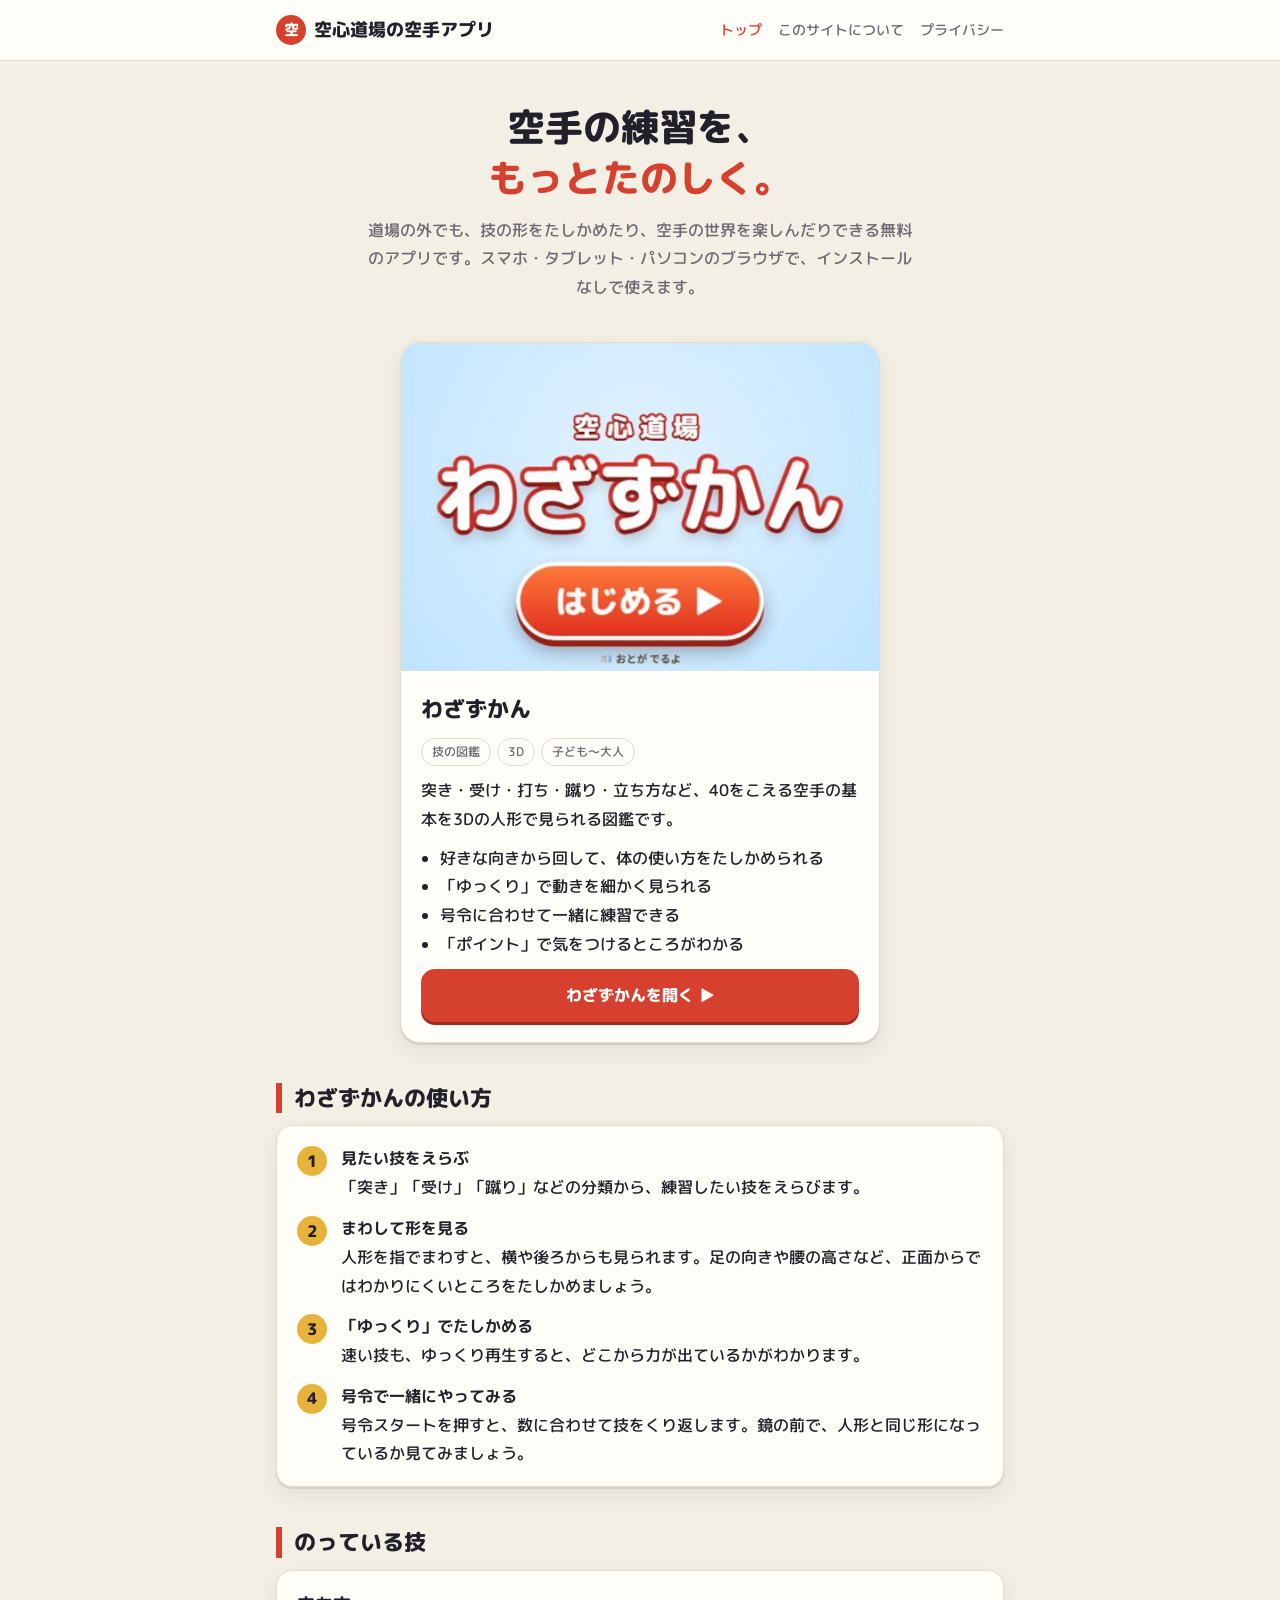
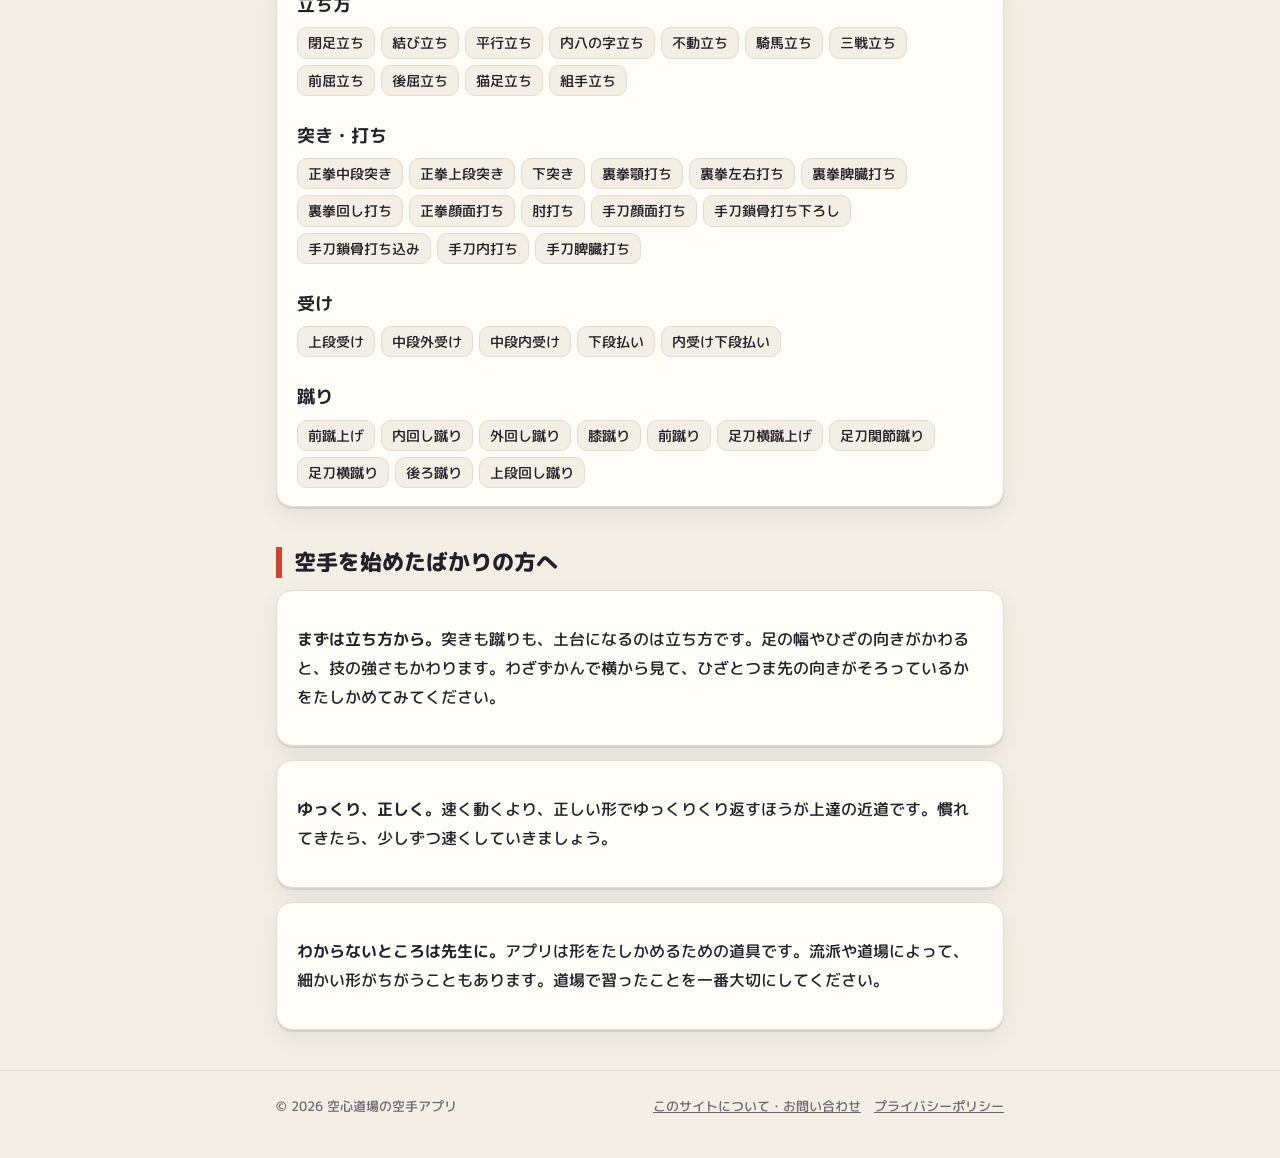
<file: index.html>
<!doctype html>
<html lang="ja">
<head>
<meta charset="utf-8">
<meta name="viewport" content="width=device-width, initial-scale=1">
<title>空心道場の空手アプリ</title>
<meta name="description" content="空手の技を3Dで見られる図鑑アプリ「わざずかん」。空手を習っている子どもから、始めたばかりの大人まで、ブラウザで無料で使えます。">
<link rel="preconnect" href="https://fonts.googleapis.com">
<link rel="preconnect" href="https://fonts.gstatic.com" crossorigin>
<link href="https://fonts.googleapis.com/css2?family=M+PLUS+Rounded+1c:wght@500;700;800&display=swap" rel="stylesheet">
<link rel="stylesheet" href="style.css">
<script async src="https://pagead2.googlesyndication.com/pagead/js/adsbygoogle.js?client=ca-pub-4100064685637487" crossorigin="anonymous"></script>
</head>
<body>
<header class="site-head">
  <div class="wrap">
    <a class="brand" href="./"><span class="mark">空</span>空心道場の空手アプリ</a>
    <nav class="nav">
      <a href="./" aria-current="page">トップ</a>
      <a href="about.html">このサイトについて</a>
      <a href="privacy.html">プライバシー</a>
    </nav>
  </div>
</header>

<main class="wrap">
  <section class="hero">
    <h1>空手の練習を、<br><span>もっとたのしく。</span></h1>
    <p>道場の外でも、技の形をたしかめたり、空手の世界を楽しんだりできる無料のアプリです。スマホ・タブレット・パソコンのブラウザで、インストールなしで使えます。</p>
  </section>

  <div class="apps">
    <article class="app">
      <div class="thumb"><img src="img/wazazukan.jpg" alt="わざずかんのタイトル画面" width="420" height="288"></div>
      <div class="body">
        <h2>わざずかん</h2>
        <div class="tags"><span class="tag">技の図鑑</span><span class="tag">3D</span><span class="tag">子ども〜大人</span></div>
        <p>突き・受け・打ち・蹴り・立ち方など、40をこえる空手の基本を3Dの人形で見られる図鑑です。</p>
        <ul>
          <li>好きな向きから回して、体の使い方をたしかめられる</li>
          <li>「ゆっくり」で動きを細かく見られる</li>
          <li>号令に合わせて一緒に練習できる</li>
          <li>「ポイント」で気をつけるところがわかる</li>
        </ul>
        <a class="btn" href="/wazazukan/">わざずかんを開く ▶</a>
      </div>
    </article>

  </div>

  <section class="section">
    <h2>わざずかんの使い方</h2>
    <div class="card">
      <ol class="steps">
        <li><b>見たい技をえらぶ</b><br>「突き」「受け」「蹴り」などの分類から、練習したい技をえらびます。</li>
        <li><b>まわして形を見る</b><br>人形を指でまわすと、横や後ろからも見られます。足の向きや腰の高さなど、正面からではわかりにくいところをたしかめましょう。</li>
        <li><b>「ゆっくり」でたしかめる</b><br>速い技も、ゆっくり再生すると、どこから力が出ているかがわかります。</li>
        <li><b>号令で一緒にやってみる</b><br>号令スタートを押すと、数に合わせて技をくり返します。鏡の前で、人形と同じ形になっているか見てみましょう。</li>
      </ol>
    </div>
  </section>

  <section class="section">
    <h2>のっている技</h2>
    <div class="card">
      <h3 style="margin-top:0">立ち方</h3>
      <ul class="chips"><li>閉足立ち</li><li>結び立ち</li><li>平行立ち</li><li>内八の字立ち</li><li>不動立ち</li><li>騎馬立ち</li><li>三戦立ち</li><li>前屈立ち</li><li>後屈立ち</li><li>猫足立ち</li><li>組手立ち</li></ul>
      <h3>突き・打ち</h3>
      <ul class="chips"><li>正拳中段突き</li><li>正拳上段突き</li><li>下突き</li><li>裏拳顎打ち</li><li>裏拳左右打ち</li><li>裏拳脾臓打ち</li><li>裏拳回し打ち</li><li>正拳顔面打ち</li><li>肘打ち</li><li>手刀顔面打ち</li><li>手刀鎖骨打ち下ろし</li><li>手刀鎖骨打ち込み</li><li>手刀内打ち</li><li>手刀脾臓打ち</li></ul>
      <h3>受け</h3>
      <ul class="chips"><li>上段受け</li><li>中段外受け</li><li>中段内受け</li><li>下段払い</li><li>内受け下段払い</li></ul>
      <h3>蹴り</h3>
      <ul class="chips"><li>前蹴上げ</li><li>内回し蹴り</li><li>外回し蹴り</li><li>膝蹴り</li><li>前蹴り</li><li>足刀横蹴上げ</li><li>足刀関節蹴り</li><li>足刀横蹴り</li><li>後ろ蹴り</li><li>上段回し蹴り</li></ul>
    </div>
  </section>

  <section class="section">
    <h2>空手を始めたばかりの方へ</h2>
    <div class="card">
      <p><b>まずは立ち方から。</b>突きも蹴りも、土台になるのは立ち方です。足の幅やひざの向きがかわると、技の強さもかわります。わざずかんで横から見て、ひざとつま先の向きがそろっているかをたしかめてみてください。</p>
    </div>
    <div class="card">
      <p><b>ゆっくり、正しく。</b>速く動くより、正しい形でゆっくりくり返すほうが上達の近道です。慣れてきたら、少しずつ速くしていきましょう。</p>
    </div>
    <div class="card">
      <p><b>わからないところは先生に。</b>アプリは形をたしかめるための道具です。流派や道場によって、細かい形がちがうこともあります。道場で習ったことを一番大切にしてください。</p>
    </div>
  </section>
</main>

<footer class="site-foot">
  <div class="wrap">
    <span>© 2026 空心道場の空手アプリ</span>
    <span><a href="about.html">このサイトについて・お問い合わせ</a>　<a href="privacy.html">プライバシーポリシー</a></span>
  </div>
</footer>
</body>
</html>
</file>
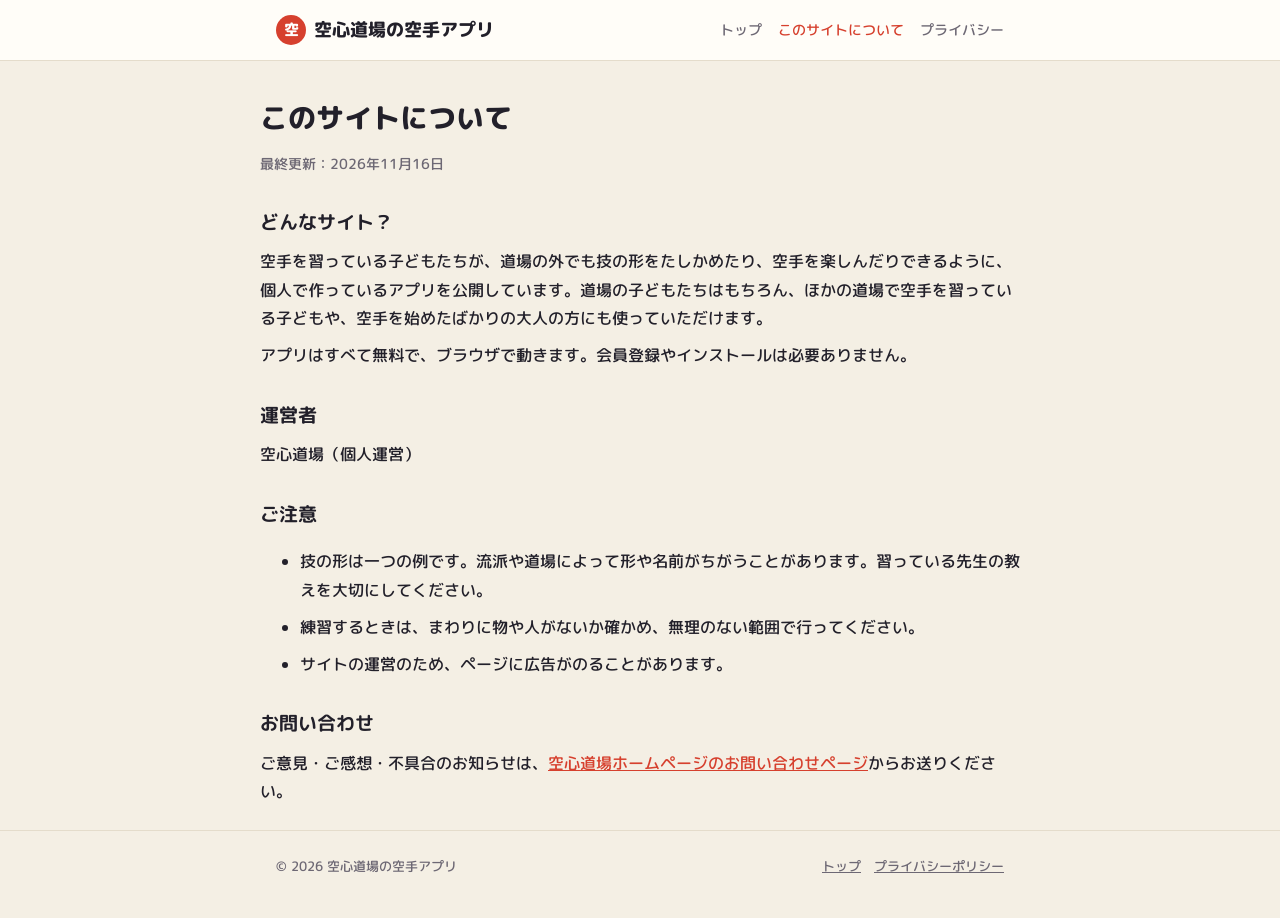
<file: about.html>
<!doctype html>
<html lang="ja">
<head>
<meta charset="utf-8">
<meta name="viewport" content="width=device-width, initial-scale=1">
<title>このサイトについて</title>
<meta name="description" content="空心道場の空手アプリについてと、お問い合わせ先です。">
<link rel="preconnect" href="https://fonts.googleapis.com">
<link rel="preconnect" href="https://fonts.gstatic.com" crossorigin>
<link href="https://fonts.googleapis.com/css2?family=M+PLUS+Rounded+1c:wght@500;700;800&display=swap" rel="stylesheet">
<link rel="stylesheet" href="style.css">
<script async src="https://pagead2.googlesyndication.com/pagead/js/adsbygoogle.js?client=ca-pub-4100064685637487" crossorigin="anonymous"></script>
</head>
<body>
<header class="site-head">
  <div class="wrap">
    <a class="brand" href="./"><span class="mark">空</span>空心道場の空手アプリ</a>
    <nav class="nav">
      <a href="./">トップ</a>
      <a href="about.html" aria-current="page">このサイトについて</a>
      <a href="privacy.html">プライバシー</a>
    </nav>
  </div>
</header>

<main class="wrap doc">
  <h1>このサイトについて</h1>
  <p class="updated">最終更新：2026年11月16日</p>

  <h2>どんなサイト？</h2>
  <p>空手を習っている子どもたちが、道場の外でも技の形をたしかめたり、空手を楽しんだりできるように、個人で作っているアプリを公開しています。道場の子どもたちはもちろん、ほかの道場で空手を習っている子どもや、空手を始めたばかりの大人の方にも使っていただけます。</p>
  <p>アプリはすべて無料で、ブラウザで動きます。会員登録やインストールは必要ありません。</p>

  <h2>運営者</h2>
  <p>空心道場（個人運営）</p>

  <h2>ご注意</h2>
  <ul>
    <li>技の形は一つの例です。流派や道場によって形や名前がちがうことがあります。習っている先生の教えを大切にしてください。</li>
    <li>練習するときは、まわりに物や人がないか確かめ、無理のない範囲で行ってください。</li>
    <li>サイトの運営のため、ページに広告がのることがあります。</li>
  </ul>

  <h2>お問い合わせ</h2>
  <p>ご意見・ご感想・不具合のお知らせは、<a href="https://sites.google.com/view/soragokoro/%E3%81%8A%E5%95%8F%E3%81%84%E5%90%88%E3%82%8F%E3%81%9B" target="_blank" rel="noopener">空心道場ホームページのお問い合わせページ</a>からお送りください。</p>
</main>

<footer class="site-foot">
  <div class="wrap">
    <span>© 2026 空心道場の空手アプリ</span>
    <span><a href="./">トップ</a>　<a href="privacy.html">プライバシーポリシー</a></span>
  </div>
</footer>
</body>
</html>
</file>
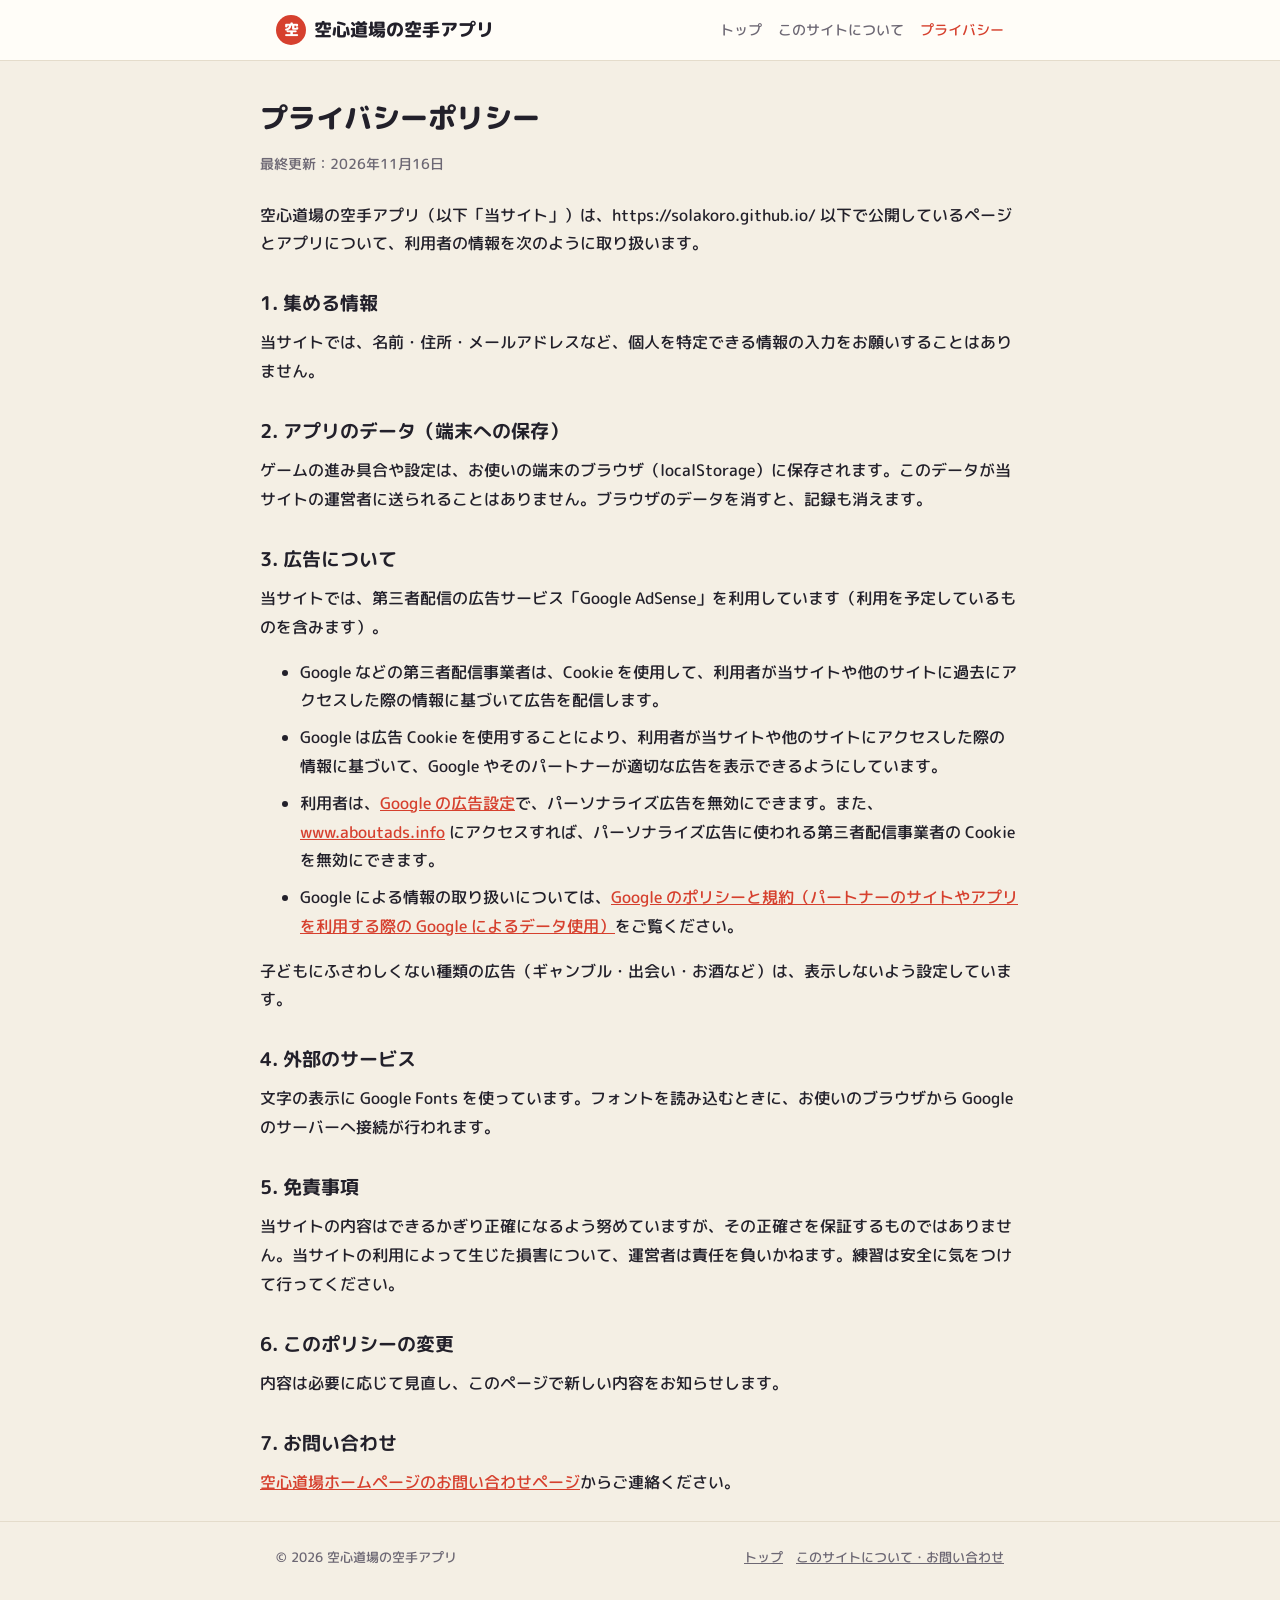
<file: privacy.html>
<!doctype html>
<html lang="ja">
<head>
<meta charset="utf-8">
<meta name="viewport" content="width=device-width, initial-scale=1">
<title>プライバシーポリシー</title>
<meta name="description" content="空心道場の空手アプリのプライバシーポリシーです。広告とCookie、アプリのデータの扱いについて説明しています。">
<link rel="preconnect" href="https://fonts.googleapis.com">
<link rel="preconnect" href="https://fonts.gstatic.com" crossorigin>
<link href="https://fonts.googleapis.com/css2?family=M+PLUS+Rounded+1c:wght@500;700;800&display=swap" rel="stylesheet">
<link rel="stylesheet" href="style.css">
<script async src="https://pagead2.googlesyndication.com/pagead/js/adsbygoogle.js?client=ca-pub-4100064685637487" crossorigin="anonymous"></script>
</head>
<body>
<header class="site-head">
  <div class="wrap">
    <a class="brand" href="./"><span class="mark">空</span>空心道場の空手アプリ</a>
    <nav class="nav">
      <a href="./">トップ</a>
      <a href="about.html">このサイトについて</a>
      <a href="privacy.html" aria-current="page">プライバシー</a>
    </nav>
  </div>
</header>

<main class="wrap doc">
  <h1>プライバシーポリシー</h1>
  <p class="updated">最終更新：2026年11月16日</p>

  <p>空心道場の空手アプリ（以下「当サイト」）は、https://solakoro.github.io/ 以下で公開しているページとアプリについて、利用者の情報を次のように取り扱います。</p>

  <h2>1. 集める情報</h2>
  <p>当サイトでは、名前・住所・メールアドレスなど、個人を特定できる情報の入力をお願いすることはありません。</p>

  <h2>2. アプリのデータ（端末への保存）</h2>
  <p>ゲームの進み具合や設定は、お使いの端末のブラウザ（localStorage）に保存されます。このデータが当サイトの運営者に送られることはありません。ブラウザのデータを消すと、記録も消えます。</p>

  <h2>3. 広告について</h2>
  <p>当サイトでは、第三者配信の広告サービス「Google AdSense」を利用しています（利用を予定しているものを含みます）。</p>
  <ul>
    <li>Google などの第三者配信事業者は、Cookie を使用して、利用者が当サイトや他のサイトに過去にアクセスした際の情報に基づいて広告を配信します。</li>
    <li>Google は広告 Cookie を使用することにより、利用者が当サイトや他のサイトにアクセスした際の情報に基づいて、Google やそのパートナーが適切な広告を表示できるようにしています。</li>
    <li>利用者は、<a href="https://adssettings.google.com/" target="_blank" rel="noopener">Google の広告設定</a>で、パーソナライズ広告を無効にできます。また、<a href="https://www.aboutads.info/choices/" target="_blank" rel="noopener">www.aboutads.info</a> にアクセスすれば、パーソナライズ広告に使われる第三者配信事業者の Cookie を無効にできます。</li>
    <li>Google による情報の取り扱いについては、<a href="https://policies.google.com/technologies/partner-sites?hl=ja" target="_blank" rel="noopener">Google のポリシーと規約（パートナーのサイトやアプリを利用する際の Google によるデータ使用）</a>をご覧ください。</li>
  </ul>
  <p>子どもにふさわしくない種類の広告（ギャンブル・出会い・お酒など）は、表示しないよう設定しています。</p>

  <h2>4. 外部のサービス</h2>
  <p>文字の表示に Google Fonts を使っています。フォントを読み込むときに、お使いのブラウザから Google のサーバーへ接続が行われます。</p>

  <h2>5. 免責事項</h2>
  <p>当サイトの内容はできるかぎり正確になるよう努めていますが、その正確さを保証するものではありません。当サイトの利用によって生じた損害について、運営者は責任を負いかねます。練習は安全に気をつけて行ってください。</p>

  <h2>6. このポリシーの変更</h2>
  <p>内容は必要に応じて見直し、このページで新しい内容をお知らせします。</p>

  <h2>7. お問い合わせ</h2>
  <p><a href="https://sites.google.com/view/soragokoro/%E3%81%8A%E5%95%8F%E3%81%84%E5%90%88%E3%82%8F%E3%81%9B" target="_blank" rel="noopener">空心道場ホームページのお問い合わせページ</a>からご連絡ください。</p>
</main>

<footer class="site-foot">
  <div class="wrap">
    <span>© 2026 空心道場の空手アプリ</span>
    <span><a href="./">トップ</a>　<a href="about.html">このサイトについて・お問い合わせ</a></span>
  </div>
</footer>
</body>
</html>
</file>
<file: style.css>
:root {
  --bg: #f4efe4;
  --ink: #22202a;
  --muted: #6d6874;
  --card: #fffdf8;
  --line: #e4dccb;
  --accent: #d6402e;
  --accent-ink: #fff;
  --gold: #e7b33a;
  --shadow: 0 2px 0 rgba(34, 32, 42, .10), 0 8px 24px rgba(34, 32, 42, .07);
  color-scheme: light;
}
@media (prefers-color-scheme: dark) {
  :root:not([data-theme="light"]) {
    --bg: #1c1b20; --ink: #f2efe8; --muted: #a9a4ad; --card: #26252c; --line: #3a3842;
    --shadow: 0 2px 0 rgba(0, 0, 0, .3), 0 8px 24px rgba(0, 0, 0, .3);
    color-scheme: dark;
  }
}
:root[data-theme="dark"] {
  --bg: #1c1b20; --ink: #f2efe8; --muted: #a9a4ad; --card: #26252c; --line: #3a3842;
  --shadow: 0 2px 0 rgba(0, 0, 0, .3), 0 8px 24px rgba(0, 0, 0, .3);
  color-scheme: dark;
}
* { box-sizing: border-box; }
html { -webkit-text-size-adjust: 100%; }
body {
  margin: 0;
  background: var(--bg);
  color: var(--ink);
  font-family: "M PLUS Rounded 1c", "Hiragino Maru Gothic ProN", "BIZ UDPGothic", sans-serif;
  font-weight: 500;
  font-size: 16px;
  line-height: 1.8;
}
a { color: var(--accent); }
img { max-width: 100%; display: block; }
.wrap { max-width: 760px; margin: 0 auto; padding: 0 16px; }

/* ヘッダー */
.site-head { border-bottom: 1px solid var(--line); background: var(--card); }
.site-head .wrap { display: flex; align-items: center; justify-content: space-between; gap: 12px; min-height: 60px; flex-wrap: wrap; }
.brand { font-weight: 800; font-size: 18px; color: var(--ink); text-decoration: none; display: flex; align-items: center; gap: 8px; }
.brand .mark { width: 30px; height: 30px; border-radius: 50%; background: var(--accent); color: var(--accent-ink); display: grid; place-items: center; font-size: 15px; }
.nav { display: flex; gap: 16px; font-size: 14px; }
.nav a { color: var(--muted); text-decoration: none; }
.nav a:hover, .nav a[aria-current] { color: var(--accent); }

/* ヒーロー */
.hero { padding: 40px 0 24px; text-align: center; }
.hero h1 { font-size: clamp(26px, 6vw, 38px); font-weight: 800; line-height: 1.35; margin: 0 0 12px; }
.hero h1 span { color: var(--accent); }
.hero p { color: var(--muted); margin: 0 auto; max-width: 34em; }

/* アプリカード */
.apps { display: grid; grid-template-columns: repeat(auto-fit, minmax(min(280px, 100%), 1fr)); max-width: 480px; margin-left: auto; margin-right: auto; gap: 20px; margin-top: 16px; margin-bottom: 40px; }
.app {
  background: var(--card); border: 1px solid var(--line); border-radius: 20px; overflow: hidden;
  box-shadow: var(--shadow); display: flex; flex-direction: column;
}
.app .thumb { aspect-ratio: 420 / 288; background: #ddd; overflow: hidden; }
.app .thumb img { width: 100%; height: 100%; object-fit: cover; }
.app .body { padding: 18px 20px 20px; display: flex; flex-direction: column; gap: 10px; flex: 1; }
.app h2 { margin: 0; font-size: 22px; font-weight: 800; }
.app .tags { display: flex; flex-wrap: wrap; gap: 6px; }
.tag { font-size: 12px; padding: 2px 10px; border-radius: 99px; border: 1px solid var(--line); color: var(--muted); }
.app p { margin: 0; }
.app ul { margin: 0; padding-left: 1.2em; }
.btn {
  margin-top: auto; display: block; text-align: center; text-decoration: none; font-weight: 800;
  background: var(--accent); color: var(--accent-ink); border-radius: 14px; padding: 12px 16px;
  box-shadow: 0 3px 0 #9e2a1d;
}
.btn:active { transform: translateY(2px); box-shadow: 0 1px 0 #9e2a1d; }

/* 読み物 */
.section { margin: 0 0 40px; }
.section > h2 { font-size: 22px; font-weight: 800; margin: 0 0 12px; padding-left: 12px; border-left: 6px solid var(--accent); line-height: 1.4; }
.section h3 { font-size: 18px; margin: 24px 0 6px; }
.card { background: var(--card); border: 1px solid var(--line); border-radius: 16px; padding: 18px 20px; box-shadow: var(--shadow); }
.card + .card { margin-top: 14px; }
.steps { counter-reset: s; list-style: none; padding: 0; margin: 0; display: grid; gap: 12px; }
.steps li { counter-increment: s; position: relative; padding-left: 44px; }
.steps li::before {
  content: counter(s); position: absolute; left: 0; top: 2px; width: 30px; height: 30px; border-radius: 50%;
  background: var(--gold); color: #22202a; font-weight: 800; display: grid; place-items: center;
}
.chips { display: flex; flex-wrap: wrap; gap: 6px; margin: 6px 0 0; padding: 0; list-style: none; }
.chips li { background: var(--bg); border: 1px solid var(--line); border-radius: 10px; padding: 2px 10px; font-size: 14px; }
.note { font-size: 14px; color: var(--muted); }

/* フッター */
.site-foot { border-top: 1px solid var(--line); padding: 24px 0 40px; font-size: 13px; color: var(--muted); }
.site-foot .wrap { display: flex; flex-wrap: wrap; gap: 8px 20px; justify-content: space-between; }
.site-foot a { color: var(--muted); }

/* 文書ページ */
.doc { padding: 32px 0 16px; }
.doc h1 { font-size: 28px; font-weight: 800; margin: 0 0 8px; }
.doc .updated { color: var(--muted); font-size: 14px; margin: 0 0 24px; }
.doc h2 { font-size: 19px; margin: 28px 0 8px; }
.doc p, .doc li { margin: 0 0 8px; }
</file>
